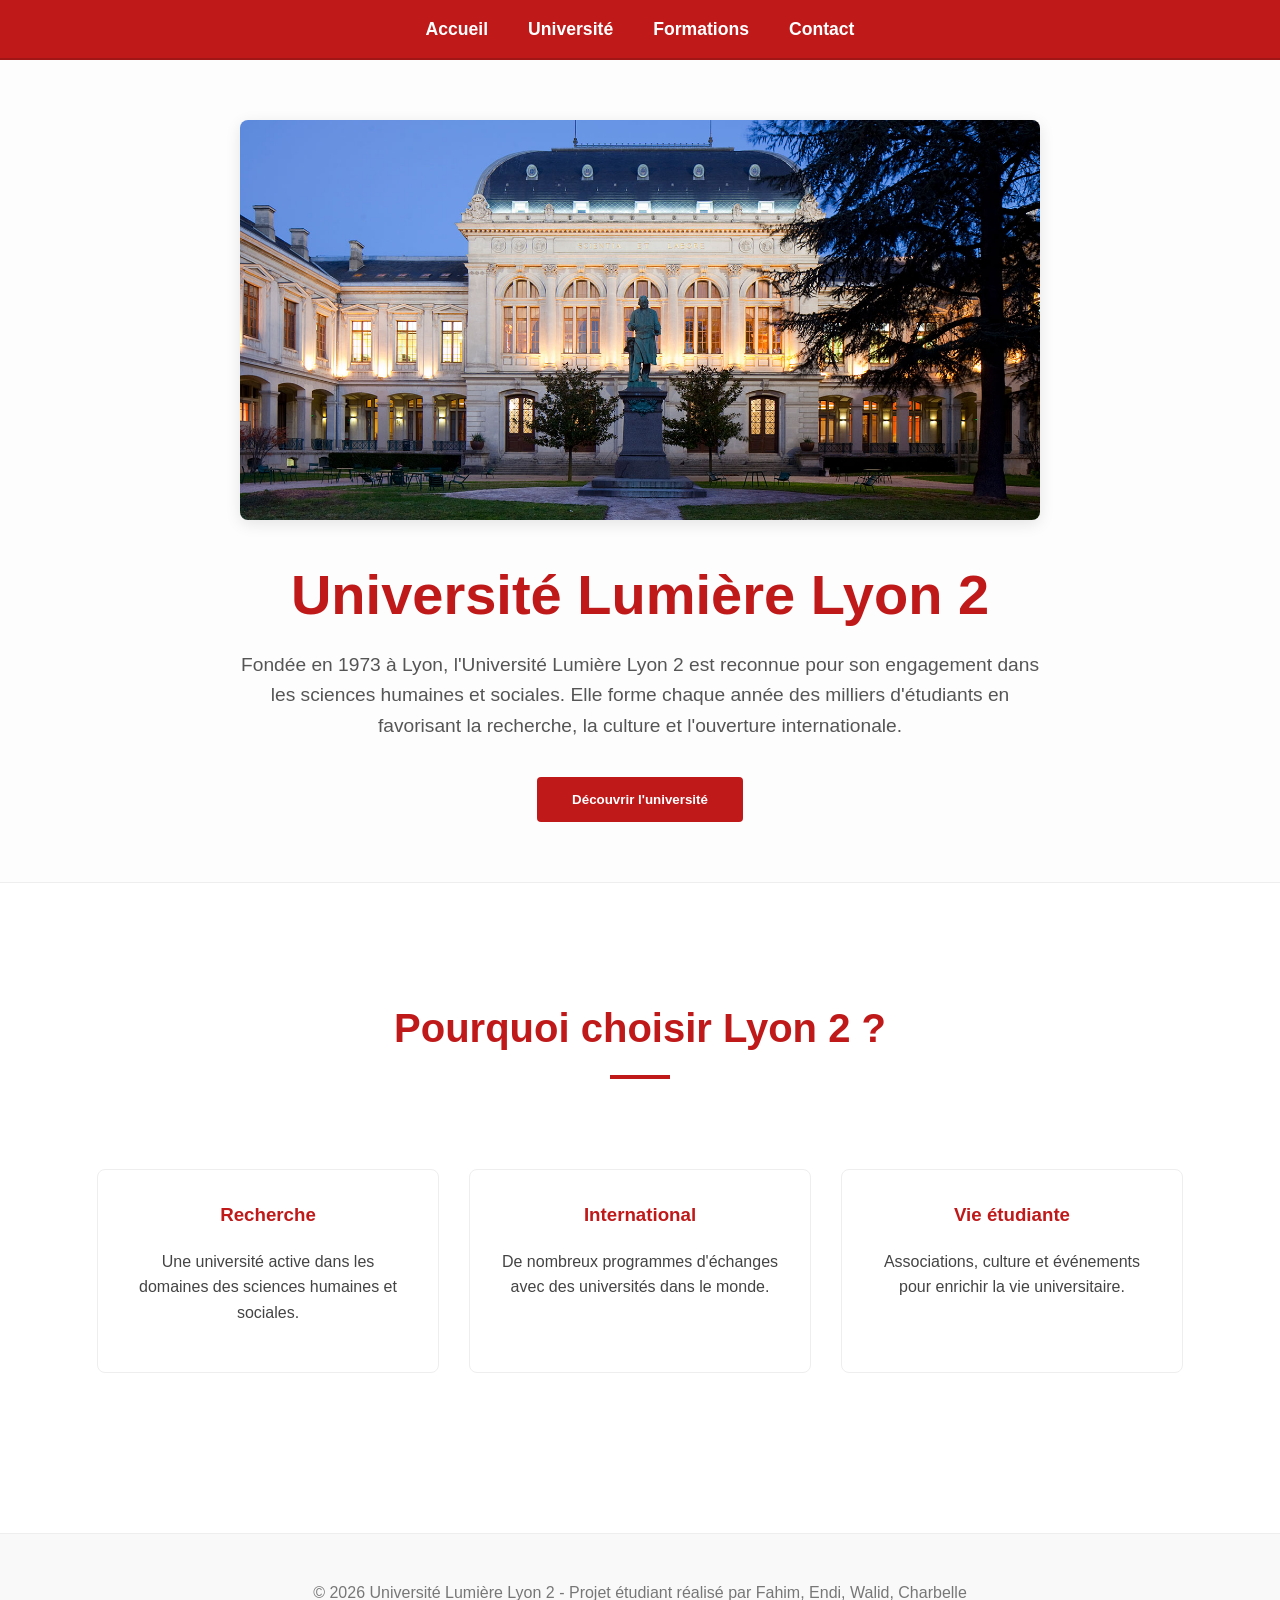
<file: index.html>
<!DOCTYPE html>
<html lang="fr">
<head>
    <meta charset="UTF-8">
    <meta name="viewport" content="width=device-width, initial-scale=1.0">
    <title>Université Lumière Lyon 2 - Accueil</title>
    <link rel="stylesheet" href="style12.css">
</head>

<body>

    <nav>
        <ul>
            <li><a href="index.html">Accueil</a></li>
            <li><a href="universite.html">Université</a></li>
            <li><a href="formations.html">Formations</a></li>
            <li><a href="contact.html">Contact</a></li>
        </ul>
    </nav>

    <section class="hero">
        <img src="image2.jpg" alt="Université" class="hero-image">
        <h1>Université Lumière Lyon 2</h1>
        <p>
            Fondée en 1973 à Lyon, l'Université Lumière Lyon 2 est reconnue pour son
            engagement dans les sciences humaines et sociales. Elle forme chaque année
            des milliers d'étudiants en favorisant la recherche, la culture et
            l'ouverture internationale.
        </p>
        <a href="#choisir-lyon2">
            <button>Découvrir l'université</button>
        </a>
    </section>

    <section class="section" id="choisir-lyon2">
        <h2>Pourquoi choisir Lyon 2 ?</h2>
        <div class="cards">
            <div class="card">
                <h3>Recherche</h3>
                <p>Une université active dans les domaines des sciences humaines et sociales.</p>
            </div>
            <div class="card">
                <h3>International</h3>
                <p>De nombreux programmes d'échanges avec des universités dans le monde.</p>
            </div>
            <div class="card">
                <h3>Vie étudiante</h3>
                <p>Associations, culture et événements pour enrichir la vie universitaire.</p>
            </div>
        </div>
    </section>

    <footer>
        <p>© 2026 Université Lumière Lyon 2 - Projet étudiant réalisé par Fahim, Endi, Walid, Charbelle</p>
    </footer>

    <script>
        function message(){
            alert("Bienvenue à l'Université Lumière Lyon 2 !");
        }
    </script>

</body>
</html>
</file>
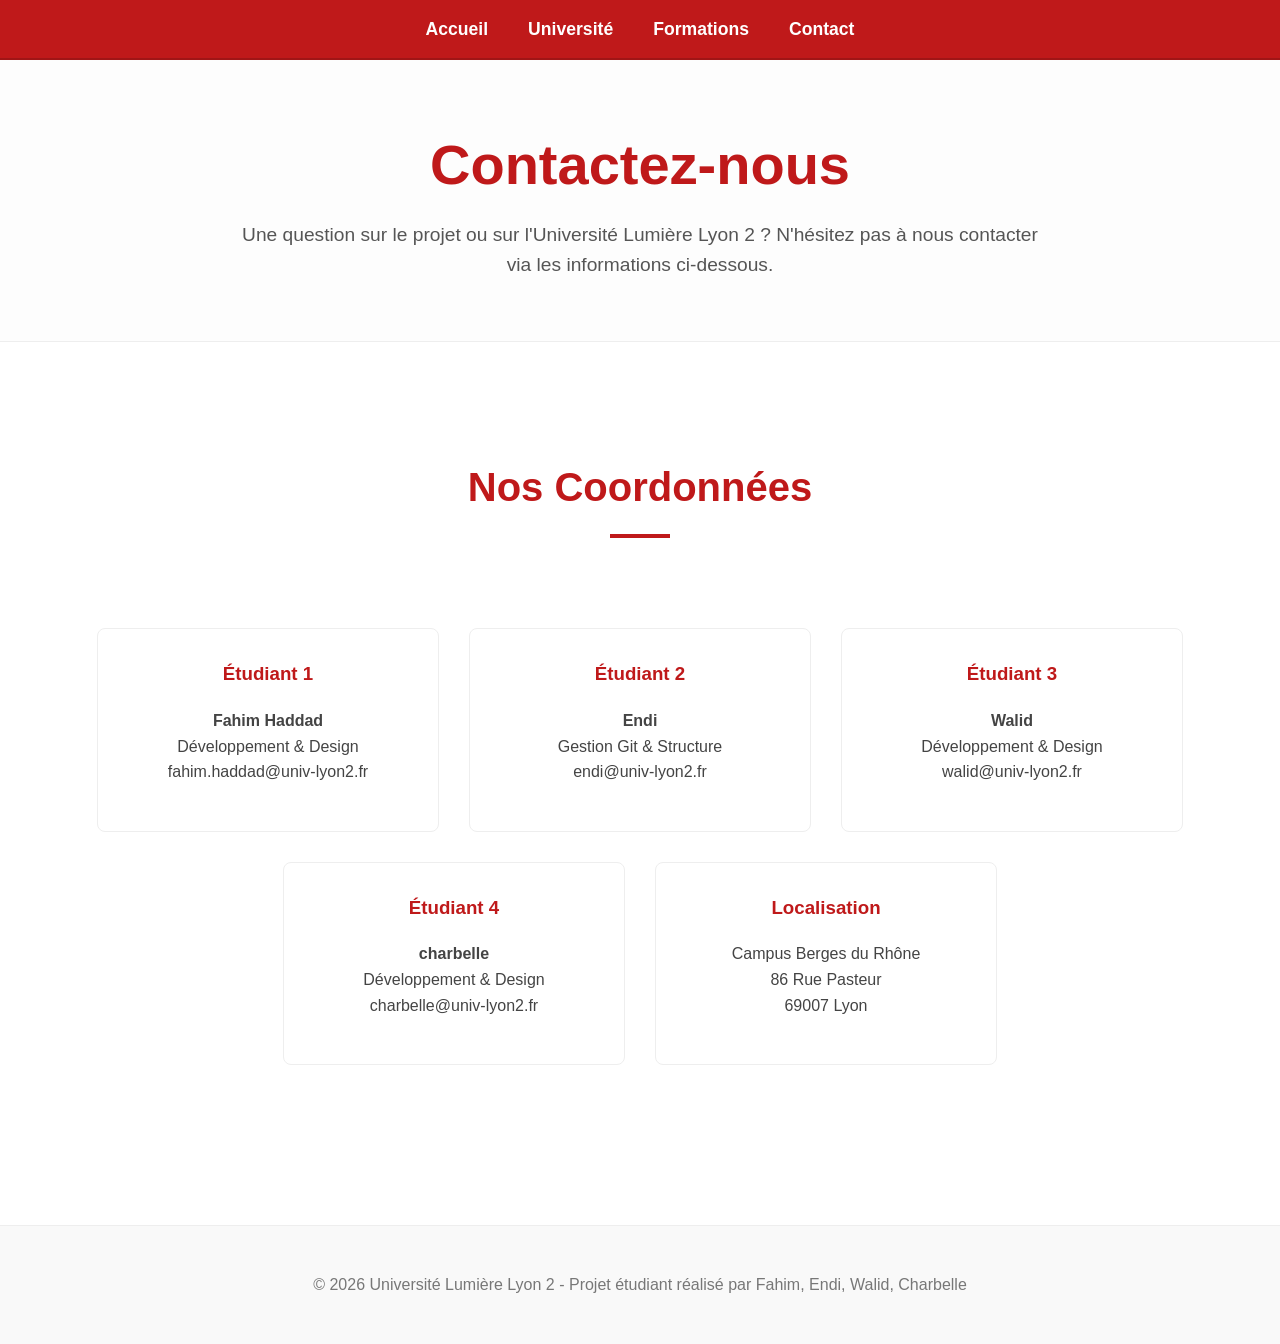
<file: contact.html>
<!DOCTYPE html>
<html lang="fr">
<head>
    <meta charset="UTF-8">
    <meta name="viewport" content="width=device-width, initial-scale=1.0">
    <title>Contact - Université Lumière Lyon 2</title>
    <link rel="stylesheet" href="style12.css">
</head>

<body>

    <nav>
        <ul>
            <li><a href="index.html">Accueil</a></li>
            <li><a href="universite.html">Université</a></li>
            <li><a href="formations.html">Formations</a></li>
            <li><a href="contact.html">Contact</a></li>
        </ul>
    </nav>

    <section class="hero">
        <h1>Contactez-nous</h1>
        <p>
            Une question sur le projet ou sur l'Université Lumière Lyon 2 ? 
            N'hésitez pas à nous contacter via les informations ci-dessous.
        </p>
    </section>

    <section class="section">
        <h2>Nos Coordonnées</h2>
        <div class="cards">
            
            <div class="card">
                <h3>Étudiant 1</h3>
                <p><strong>Fahim Haddad</strong><br>Développement & Design<br>fahim.haddad@univ-lyon2.fr</p>
            </div>

            <div class="card">
                <h3>Étudiant 2</h3>
                <p><strong>Endi</strong><br>Gestion Git & Structure<br>endi@univ-lyon2.fr</p>
            </div>

            <div class="card">
                <h3>Étudiant 3</h3>
                <p><strong>Walid </strong><br>Développement & Design<br>walid@univ-lyon2.fr</p>
            </div>
            <div class="card">
                <h3>Étudiant 4</h3>
                <p><strong>charbelle</strong><br>Développement & Design<br>charbelle@univ-lyon2.fr</p>
            </div>

            <div class="card">
                <h3>Localisation</h3>
                <p>Campus Berges du Rhône<br>86 Rue Pasteur<br>69007 Lyon</p>
            </div>

        </div>
    </section>

    <footer>
        <p>© 2026 Université Lumière Lyon 2 - Projet étudiant réalisé par Fahim, Endi, Walid, Charbelle</p>
    </footer>

</body>
</html>
</file>
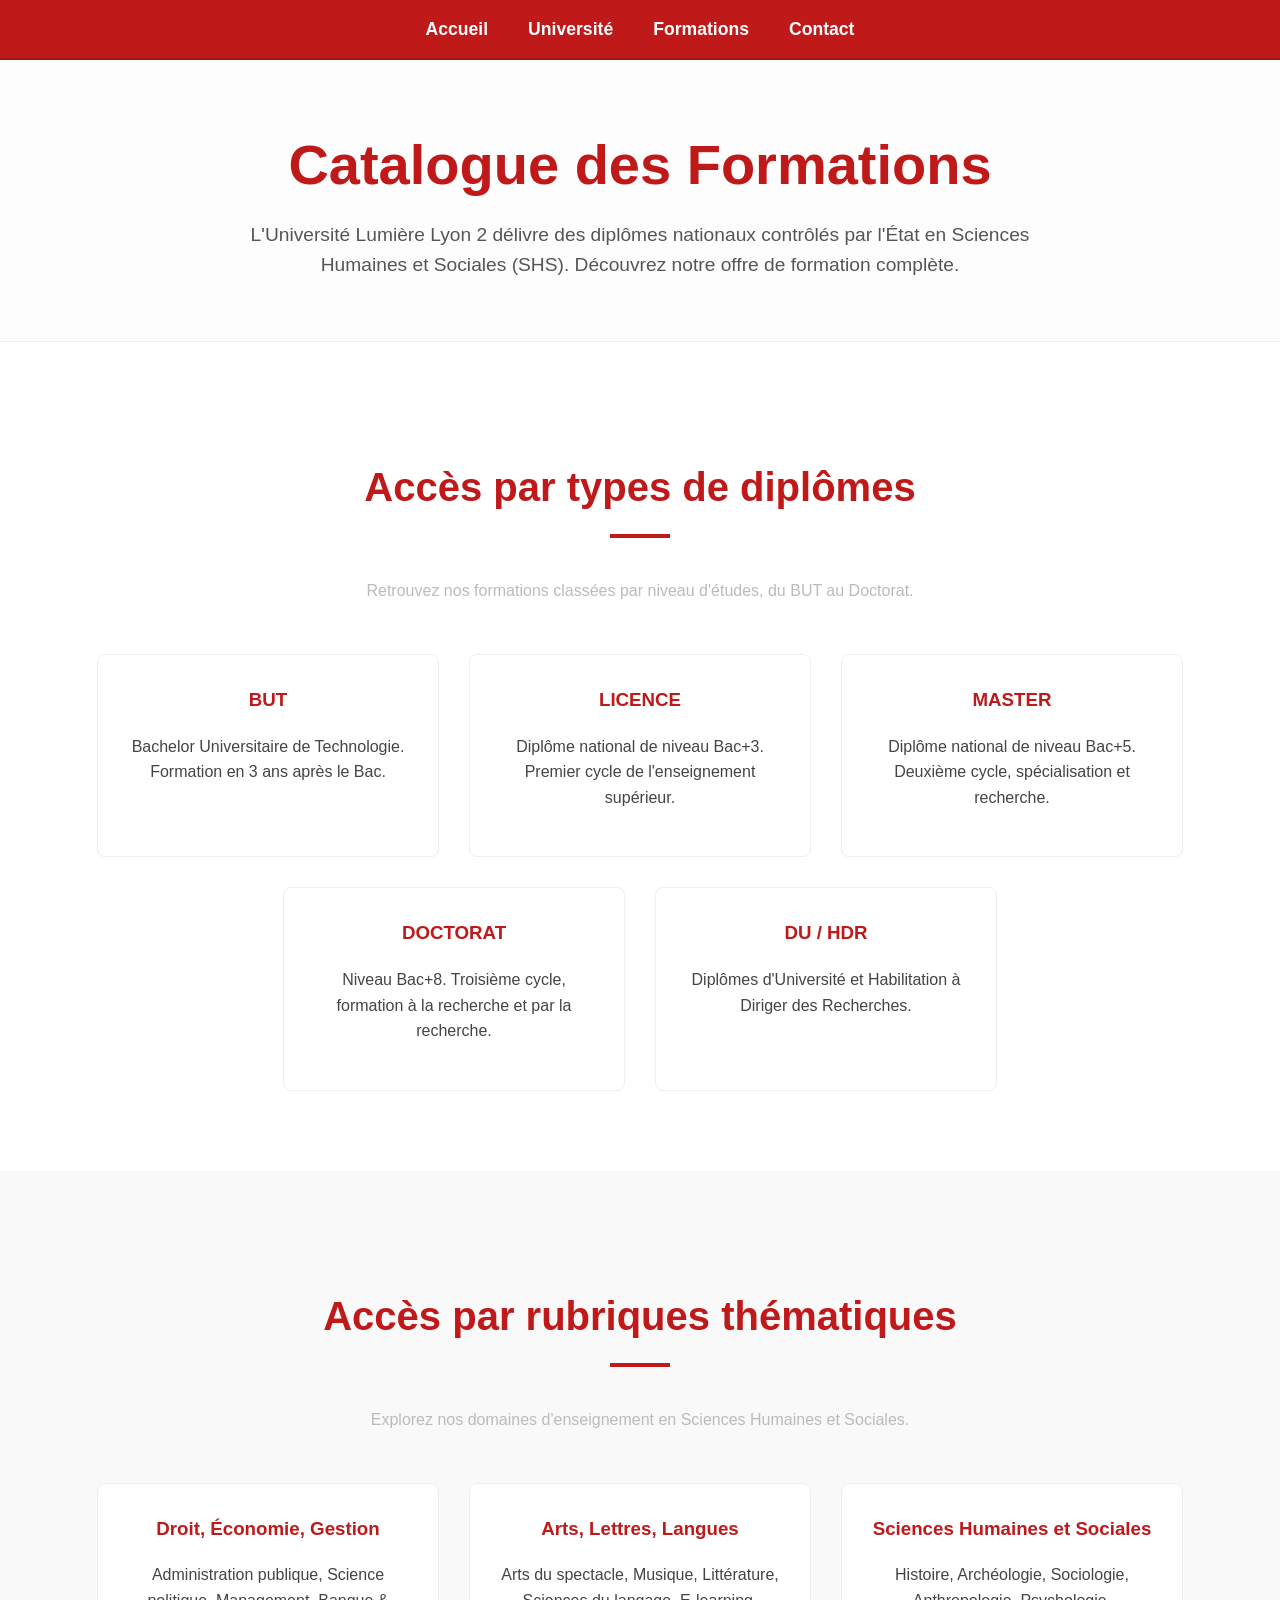
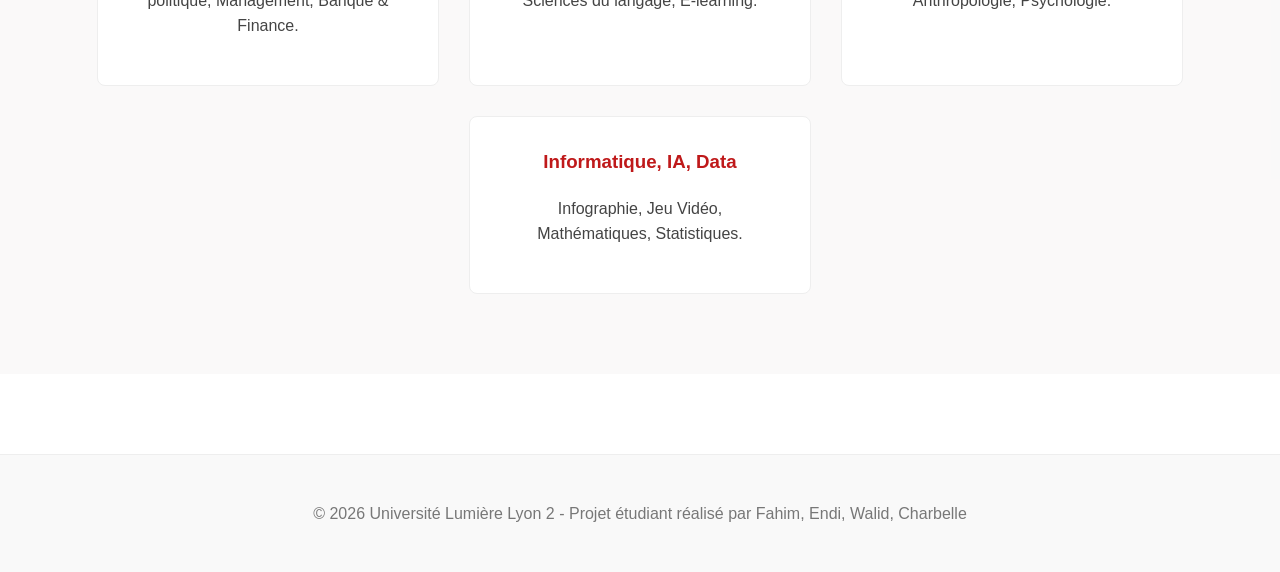
<file: formations.html>
<!DOCTYPE html>
<html lang="fr">
<head>
    <meta charset="UTF-8">
    <meta name="viewport" content="width=device-width, initial-scale=1.0">
    <title>Catalogue des Formations - Université Lumière Lyon 2</title>
    <link rel="stylesheet" href="style12.css">
</head>

<body>

    <nav>
        <ul>
            <li><a href="index.html">Accueil</a></li>
            <li><a href="universite.html">Université</a></li>
            <li><a href="formations.html">Formations</a></li>
            <li><a href="contact.html">Contact</a></li>
        </ul>
    </nav>

    <header class="hero">
        <h1>Catalogue des Formations</h1>
        <p>
            L'Université Lumière Lyon 2 délivre des diplômes nationaux contrôlés par l'État 
            en Sciences Humaines et Sociales (SHS). Découvrez notre offre de formation complète.
        </p>
    </header>

    <section class="section">
        <h2>Accès par types de diplômes</h2>
        <p style="color: #bbb; max-width: 700px; margin: 0 auto 40px auto;">
            Retrouvez nos formations classées par niveau d'études, du BUT au Doctorat.
        </p>
        
        <div class="cards">
            <div class="card">
                <h3>BUT</h3>
                <p>Bachelor Universitaire de Technologie. Formation en 3 ans après le Bac.</p>
            </div>
            <div class="card">
                <h3>LICENCE</h3>
                <p>Diplôme national de niveau Bac+3. Premier cycle de l'enseignement supérieur.</p>
            </div>
            <div class="card">
                <h3>MASTER</h3>
                <p>Diplôme national de niveau Bac+5. Deuxième cycle, spécialisation et recherche.</p>
            </div>
            <div class="card">
                <h3>DOCTORAT</h3>
                <p>Niveau Bac+8. Troisième cycle, formation à la recherche et par la recherche.</p>
            </div>
            <div class="card">
                <h3>DU / HDR</h3>
                <p>Diplômes d'Université et Habilitation à Diriger des Recherches.</p>
            </div>
        </div>
    </section>

    <section class="section" style="background-color: rgba(184, 177, 177, 0.078);">
        <h2>Accès par rubriques thématiques</h2>
        <p style="color: #bbb; max-width: 700px; margin: 0 auto 40px auto;">
            Explorez nos domaines d'enseignement en Sciences Humaines et Sociales.
        </p>

        <div class="cards">
            <div class="card">
                <h3>Droit, Économie, Gestion</h3>
                <p>Administration publique, Science politique, Management, Banque & Finance.</p>
            </div>
            
            <div class="card">
                <h3>Arts, Lettres, Langues</h3>
                <p>Arts du spectacle, Musique, Littérature, Sciences du langage, E-learning.</p>
            </div>

            <div class="card">
                <h3>Sciences Humaines et Sociales</h3>
                <p>Histoire, Archéologie, Sociologie, Anthropologie, Psychologie.</p>
            </div>

            <div class="card">
                <h3>Informatique, IA, Data</h3>
                <p>Infographie, Jeu Vidéo, Mathématiques, Statistiques.</p>
            </div>
        </div>
    </section>

    <footer>
        <p>© 2026 Université Lumière Lyon 2 - Projet étudiant réalisé par Fahim, Endi, Walid, Charbelle</p>
    </footer>

</body>
</html>
</file>
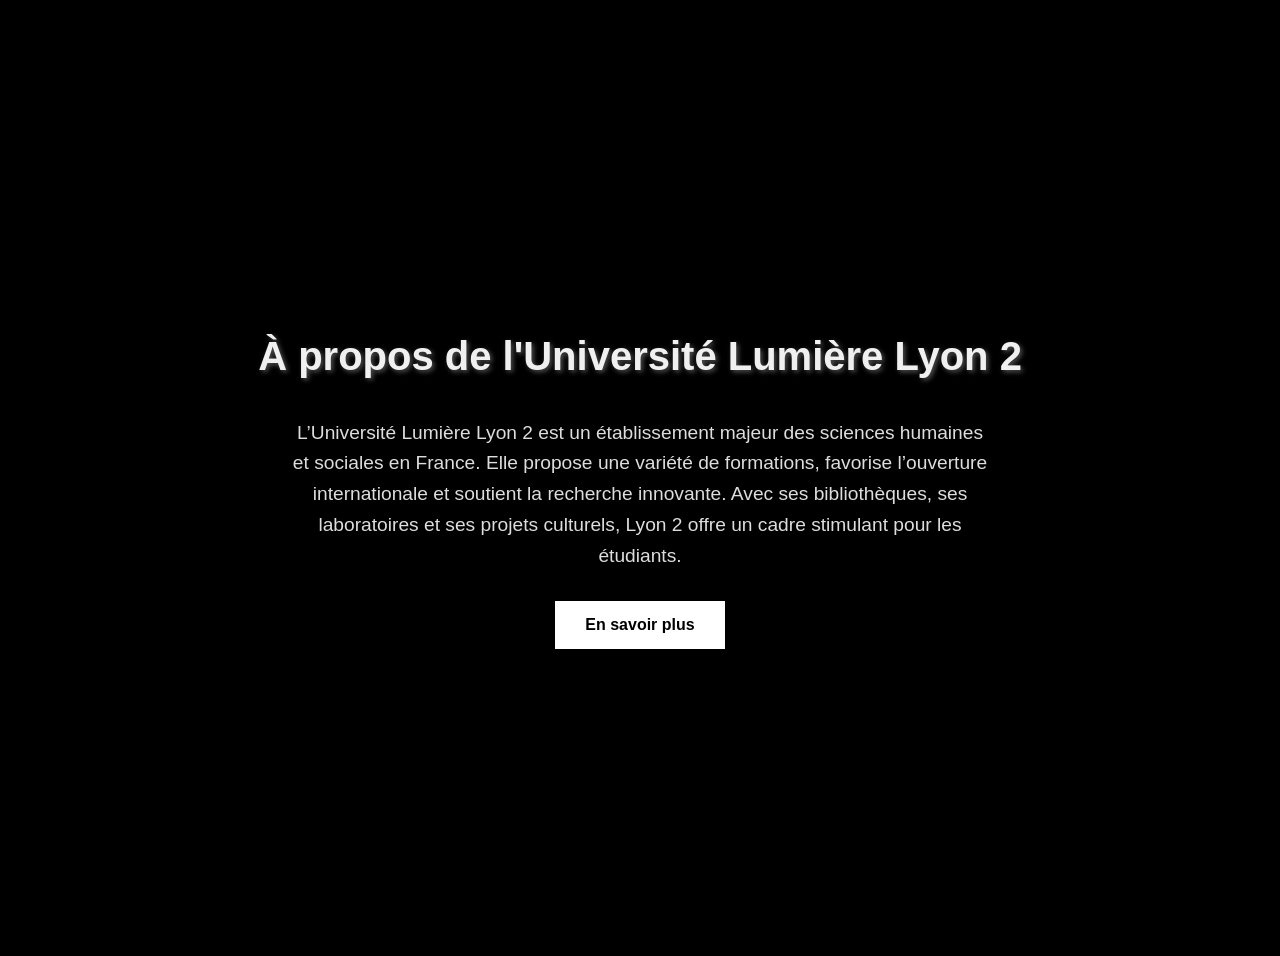
<file: git1.html>
<!DOCTYPE html>
<html lang="fr">
<head>
    <meta charset="UTF-8">
    <meta name="viewport" content="width=device-width, initial-scale=1.0">
    <title>À propos de Lyon 2</title>
    <style>
        body {
            font-family: 'Arial', sans-serif;
            background-color: #000;
            color: #fff;
            display: flex;
            flex-direction: column;
            align-items: center;
            justify-content: center;
            min-height: 100vh;
            text-align: center;
            padding: 20px;
        }

        h1 {
            font-size: 2.5em;
            margin-bottom: 20px;
            color: #f0f0f0;
            text-shadow: 2px 2px 5px #555;
        }

        p {
            max-width: 700px;
            line-height: 1.6;
            font-size: 1.2em;
            color: #ddd;
            margin-bottom: 30px;
        }

        button {
            padding: 15px 30px;
            font-size: 1em;
            font-weight: bold;
            background-color: #fff;
            color: #000;
            border: none;
            cursor: pointer;
            transition: all 0.3s ease;
        }

        button:hover {
            background-color: #000;
            color: #fff;
            border: 2px solid #fff;
        }
    </style>
</head>
<body>
    <h1>À propos de l'Université Lumière Lyon 2</h1>
    <p>
        L’Université Lumière Lyon 2 est un établissement majeur des sciences humaines et sociales en France. 
        Elle propose une variété de formations, favorise l’ouverture internationale et soutient la recherche innovante. 
        Avec ses bibliothèques, ses laboratoires et ses projets culturels, Lyon 2 offre un cadre stimulant pour les étudiants.
    </p>
    <button onclick="alert('Vous êtes sur la page À propos de Lyon 2 !')">En savoir plus</button>
</body>
</html>
</file>
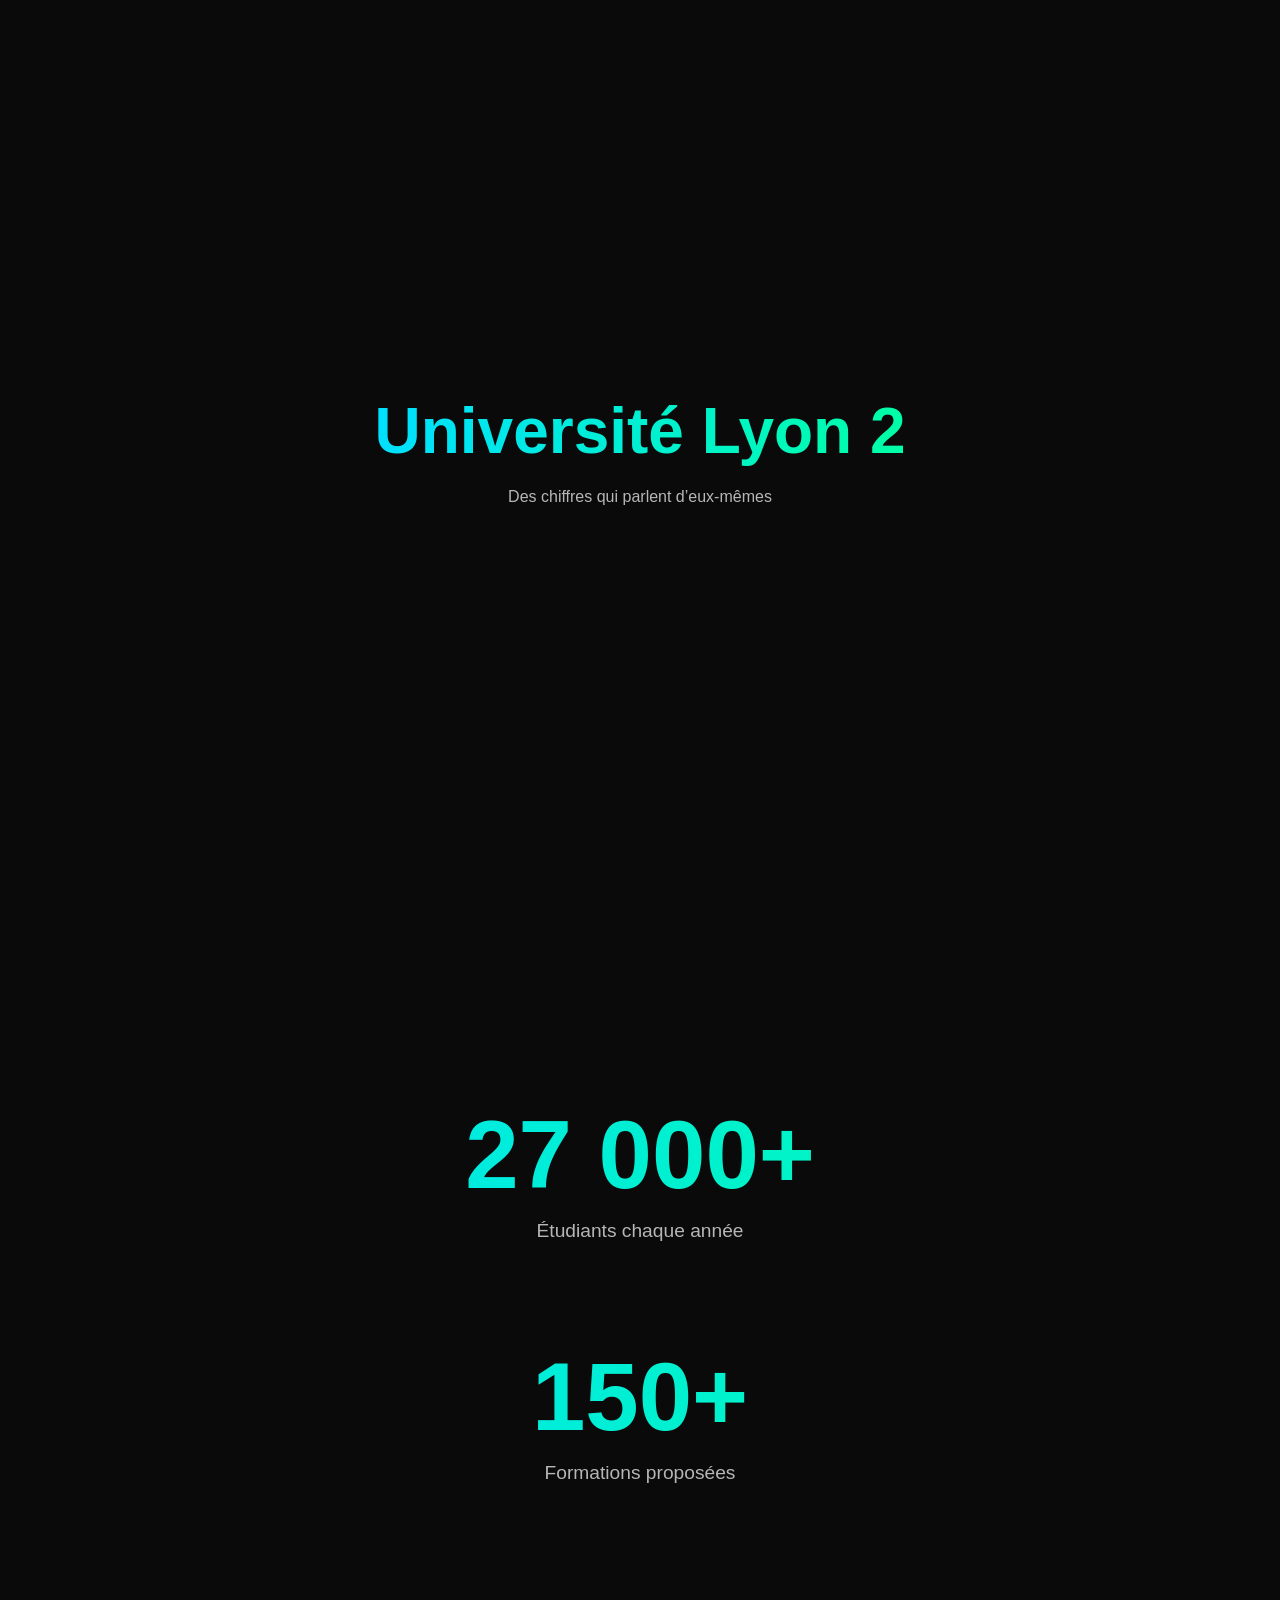
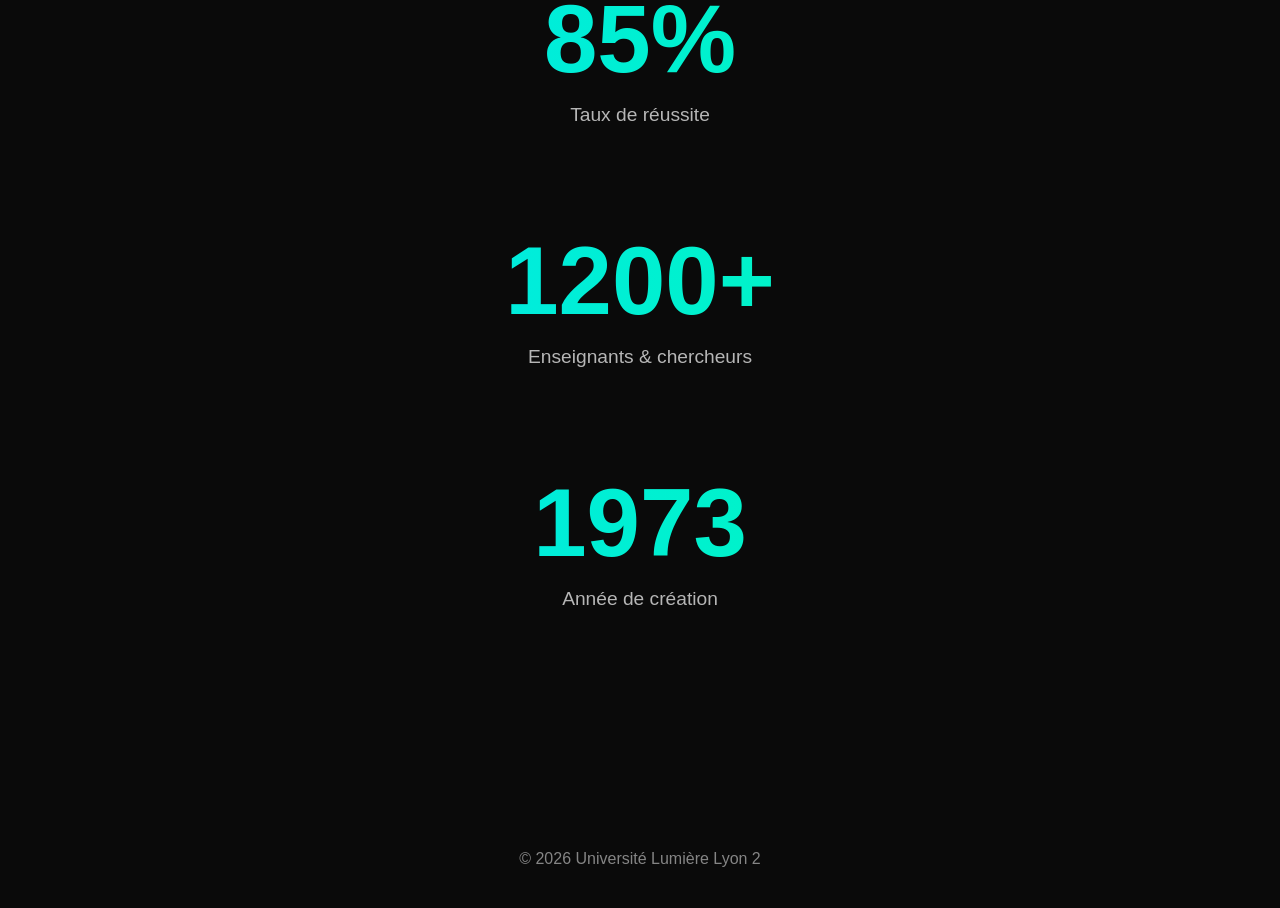
<file: STATL2.html>
<!DOCTYPE html>
<html lang="fr">
<head>
<meta charset="UTF-8">
<meta name="viewport" content="width=device-width, initial-scale=1.0">
<title>Statistiques - Université Lyon 2</title>

<style>
* {
    margin: 0;
    padding: 0;
    box-sizing: border-box;
    font-family: "Segoe UI", sans-serif;
}

body {
    background: #0a0a0a;
    color: white;
    overflow-x: hidden;
}

/* HERO */
.hero {
    height: 100vh;
    display: flex;
    justify-content: center;
    align-items: center;
    text-align: center;
    flex-direction: column;
}

.hero h1 {
    font-size: 4rem;
    background: linear-gradient(90deg, #00e0ff, #00ffa6);
    -webkit-background-clip: text;
    color: transparent;
}

.hero p {
    margin-top: 20px;
    opacity: 0.7;
}

/* SECTION STATS */
.stats {
    padding: 100px 20px;
    text-align: center;
}

.stat {
    margin: 100px 0;
    opacity: 0;
    transform: translateY(50px);
    animation: fadeUp 1s forwards;
}

.stat:nth-child(2) { animation-delay: 0.3s; }
.stat:nth-child(3) { animation-delay: 0.6s; }
.stat:nth-child(4) { animation-delay: 0.9s; }
.stat:nth-child(5) { animation-delay: 1.2s; }

/* GROS CHIFFRES */
.stat h2 {
    font-size: 6rem;
    font-weight: bold;
    background: linear-gradient(90deg, #00e0ff, #00ffa6);
    -webkit-background-clip: text;
    color: transparent;
}

.stat p {
    margin-top: 10px;
    font-size: 1.2rem;
    opacity: 0.7;
}

/* ANIMATION */
@keyframes fadeUp {
    to {
        opacity: 1;
        transform: translateY(0);
    }
}

/* FOOTER */
footer {
    text-align: center;
    padding: 40px;
    opacity: 0.5;
}

/* RESPONSIVE */
@media (max-width: 600px) {
    .stat h2 {
        font-size: 3rem;
    }

    .hero h1 {
        font-size: 2.5rem;
    }
}
</style>
</head>

<body>

<section class="hero">
    <h1>Université Lyon 2</h1>
    <p>Des chiffres qui parlent d’eux-mêmes</p>
</section>

<section class="stats">

    <div class="stat">
        <h2>27 000+</h2>
        <p>Étudiants chaque année</p>
    </div>

    <div class="stat">
        <h2>150+</h2>
        <p>Formations proposées</p>
    </div>

    <div class="stat">
        <h2>85%</h2>
        <p>Taux de réussite</p>
    </div>

    <div class="stat">
        <h2>1200+</h2>
        <p>Enseignants & chercheurs</p>
    </div>

    <div class="stat">
        <h2>1973</h2>
        <p>Année de création</p>
    </div>

</section>

<footer>
    © 2026 Université Lumière Lyon 2
</footer>

</body>
</html>
</file>
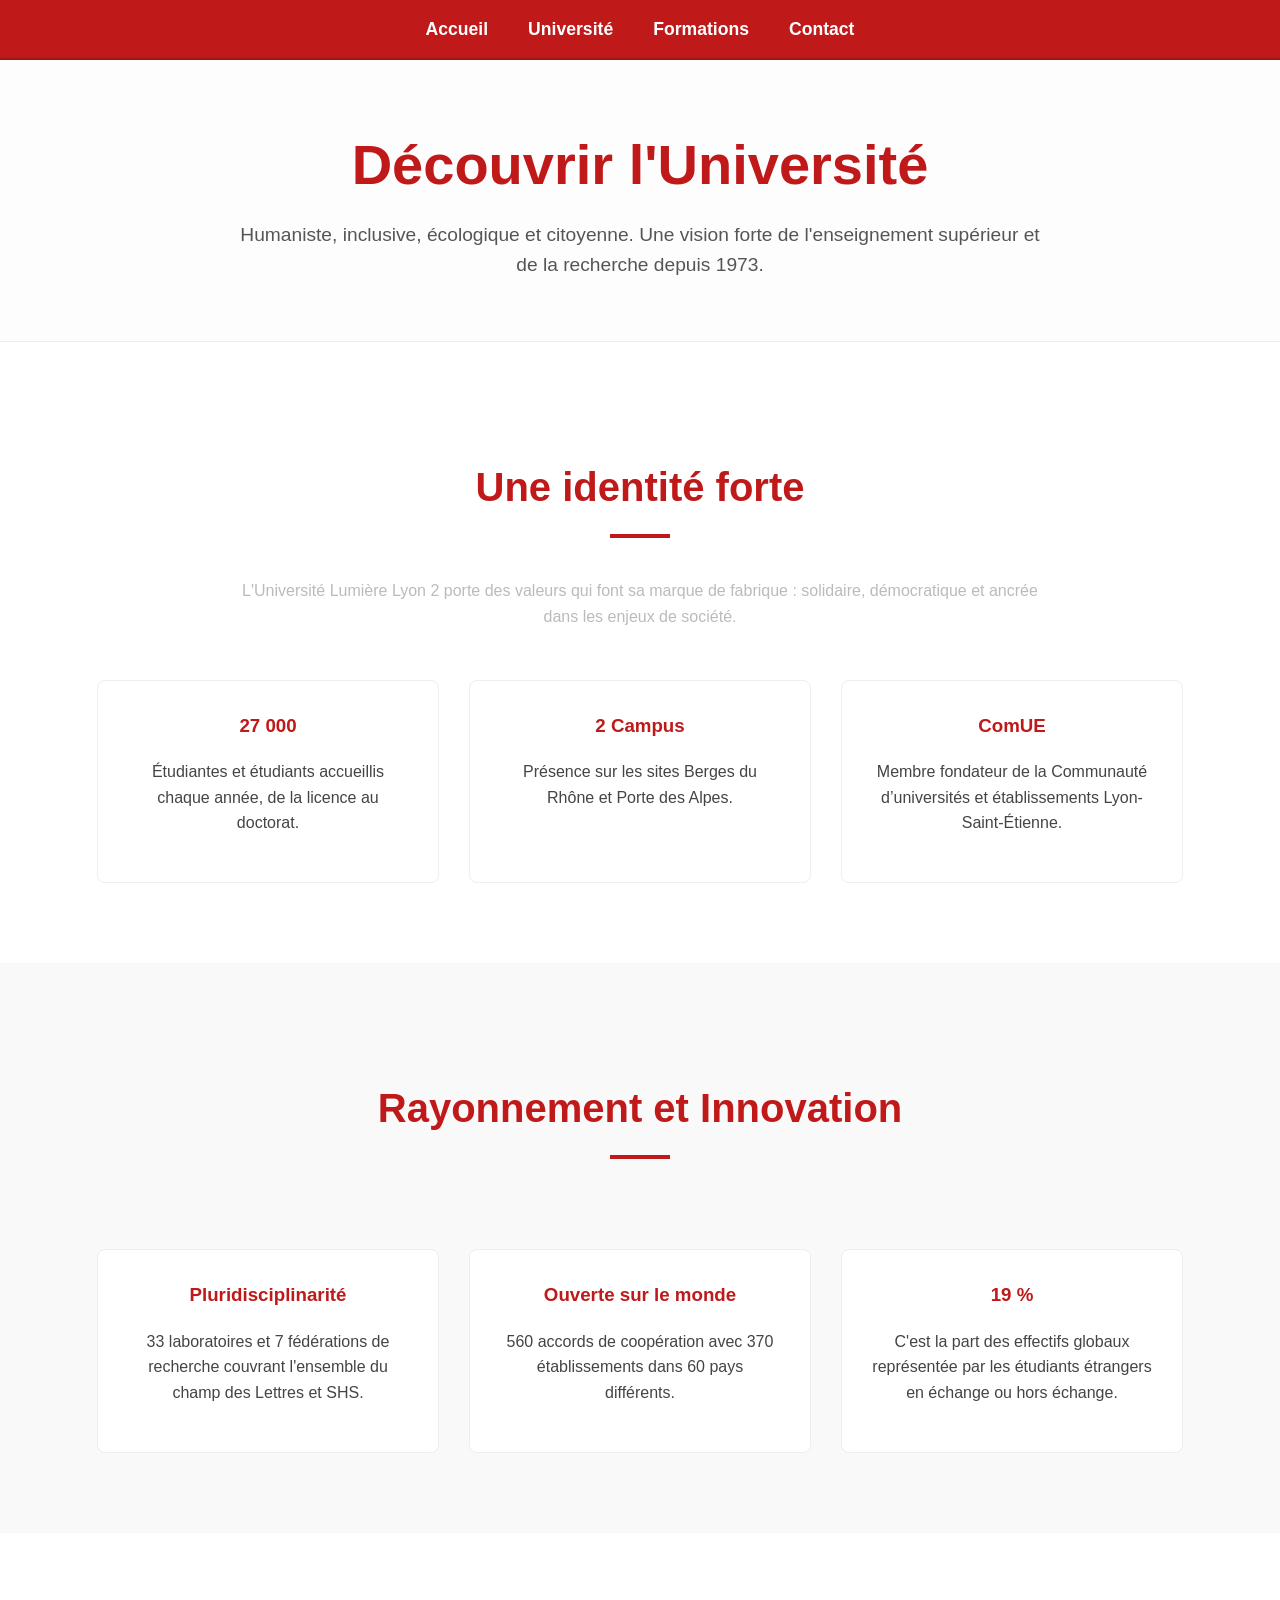
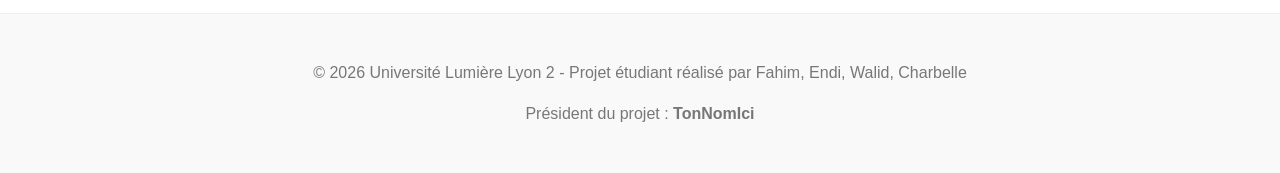
<file: universite.html>
<!DOCTYPE html>
<html lang="fr">
<head>
    <meta charset="UTF-8">
    <meta name="viewport" content="width=device-width, initial-scale=1.0">
    <title>Découvrir l'Université - Lumière Lyon 2</title>
    <link rel="stylesheet" href="style12.css">
</head>

<body>

    <nav>
        <ul>
            <li><a href="index.html">Accueil</a></li>
            <li><a href="universite.html">Université</a></li>
            <li><a href="formations.html">Formations</a></li>
            <li><a href="contact.html">Contact</a></li>
        </ul>
    </nav>

    <header class="hero">
        <h1>Découvrir l'Université</h1>
        <p>
            Humaniste, inclusive, écologique et citoyenne. 
            Une vision forte de l'enseignement supérieur et de la recherche depuis 1973.
        </p>
    </header>

    <section class="section">
        <h2>Une identité forte</h2>
        <p style="color: #bbb; max-width: 800px; margin: 0 auto 40px auto;">
            L'Université Lumière Lyon 2 porte des valeurs qui font sa marque de fabrique : 
            solidaire, démocratique et ancrée dans les enjeux de société.
        </p>
        
        <div class="cards">
            <div class="card">
                <h3>27 000</h3>
                <p>Étudiantes et étudiants accueillis chaque année, de la licence au doctorat.</p>
            </div>
            <div class="card">
                <h3>2 Campus</h3>
                <p>Présence sur les sites Berges du Rhône et Porte des Alpes.</p>
            </div>
            <div class="card">
                <h3>ComUE</h3>
                <p>Membre fondateur de la Communauté d’universités et établissements Lyon-Saint-Étienne.</p>
            </div>
        </div>
    </section>

    <section class="section" style="background-color: rgba(184, 177, 177, 0.078);">
        <h2>Rayonnement et Innovation</h2>
        <div class="cards">
            <div class="card">
                <h3>Pluridisciplinarité</h3>
                <p>33 laboratoires et 7 fédérations de recherche couvrant l'ensemble du champ des Lettres et SHS.</p>
            </div>
            
            <div class="card">
                <h3>Ouverte sur le monde</h3>
                <p>560 accords de coopération avec 370 établissements dans 60 pays différents.</p>
            </div>

            <div class="card">
                <h3>19 %</h3>
                <p>C'est la part des effectifs globaux représentée par les étudiants étrangers en échange ou hors échange.</p>
            </div>
        </div>
    </section>

    <footer>
        <p>© 2026 Université Lumière Lyon 2 - Projet étudiant réalisé par Fahim, Endi, Walid, Charbelle</p>
        <p>Président du projet : <strong>TonNomIci</strong></p>
    </footer>

</body>
</html>
</file>
<file: style12.css>
html {
    scroll-behavior: smooth;
}

body {
    font-family: 'Helvetica Neue', Helvetica, Arial, sans-serif;
    margin: 0;
    background: #FFFFFF;
    color: #444444;
    line-height: 1.6;
}

nav {
    background: #bf191a; 
    padding: 15px 20px;
    position: sticky;
    top: 0;
    z-index: 1000;
    border-bottom: 2px solid #a01516;
}

nav ul {
    list-style: none;
    display: flex;
    justify-content: center;
    gap: 40px;
    margin: 0;
    padding: 0;
}

nav a {
    color: #FFFFFF;
    text-decoration: none;
    font-weight: bold;
    font-size: 1.1em;
    transition: 0.3s;
}

nav a:hover {
    color: #ffeaea;
}

.hero {
    text-align: center;
    padding: 60px 20px;
    background-color: #fdfdfd;
    border-bottom: 1px solid #eeeeee;
    display: flex;
    flex-direction: column;
    align-items: center; 
}

.hero-image {
    width: 100%;
    max-width: 800px;
    height: 400px;
    object-fit: cover;
    margin-bottom: 30px;
    border-radius: 8px;
    box-shadow: 0 4px 15px rgba(0,0,0,0.1);
}

.hero h1 {
    font-size: 3.5em;
    margin-bottom: 10px;
    margin-top: 0;
    color: #bf191a; 
    font-weight: 800;
}

.hero p {
    max-width: 800px;
    margin: 0 auto;
    font-size: 1.2em;
    color: #555555;
}

button {
    margin-top: 35px;
    padding: 15px 35px;
    background: #bf191a;
    color: #FFFFFF;
    border: none;
    cursor: pointer;
    font-weight: bold;
    border-radius: 4px;
    transition: 0.3s;
}

button:hover {
    background: #e21e1f;
    transform: translateY(-2px);
}

.section {
    padding: 80px 20px;
    text-align: center;
    scroll-margin-top: 80px;
}

.section h2 {
    font-size: 2.5em;
    margin-bottom: 40px;
    color: #bf191a;
    position: relative;
    display: inline-block;
}

.section h2::after {
    content: '';
    display: block;
    width: 60px;
    height: 4px;
    background: #bf191a;
    margin: 15px auto 0 auto;
}

.cards {
    display: flex;
    justify-content: center;
    gap: 30px;
    flex-wrap: wrap;
    margin-top: 50px;
}

.card {
    background: #FFFFFF;
    padding: 30px;
    width: 280px;
    border-radius: 8px;
    border: 1px solid #eeeeee;
    transition: 0.3s;
}

.card:hover {
    transform: translateY(-10px);
    border-color: #bf191a;
}

.card h3 {
    margin-top: 0;
    color: #bf191a;
    font-weight: 700;
}

footer {
    background: #f9f9f9;
    color: #777777;
    text-align: center;
    padding: 30px;
    margin-top: 80px;
    border-top: 1px solid #eeeeee;
}
</file>
